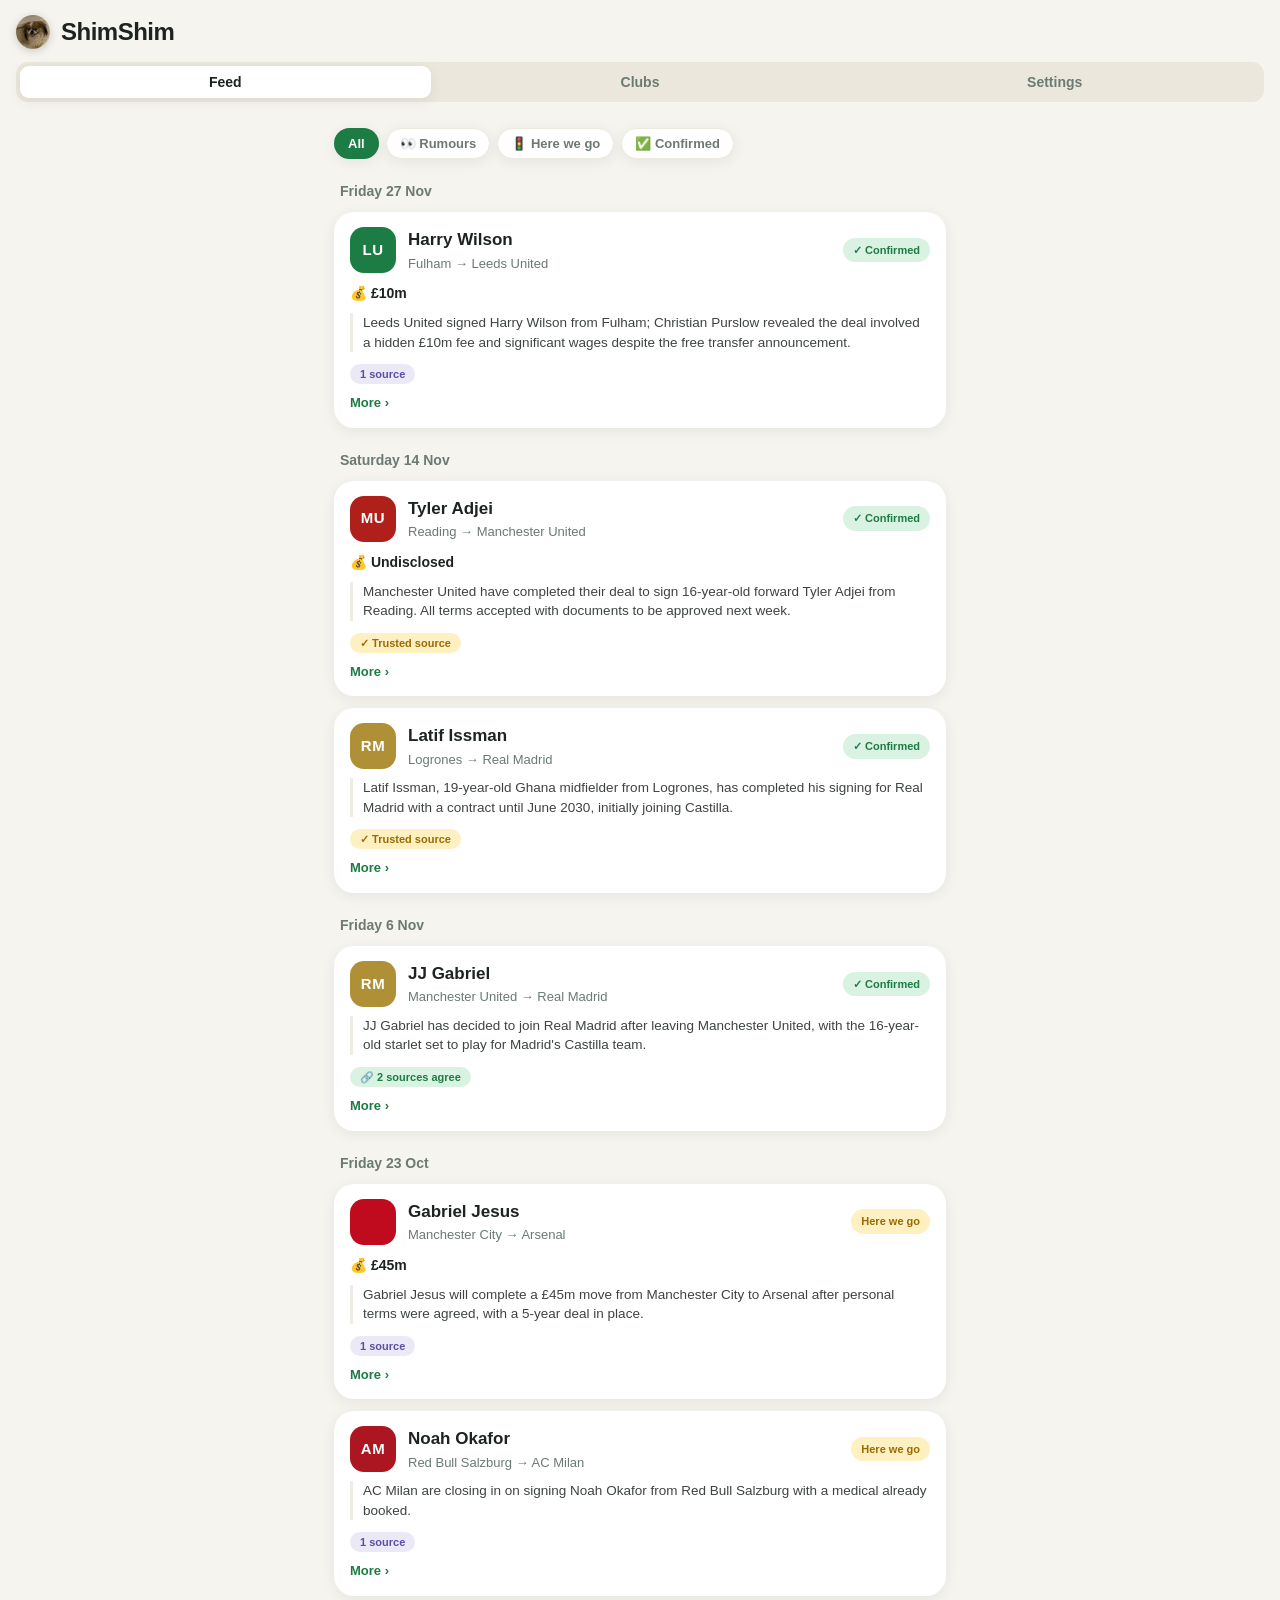
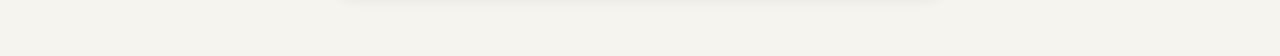
<file: docs/index.html>
<!doctype html>
<html lang="en">
<head>
  <meta charset="utf-8">
  <meta name="viewport" content="width=device-width, initial-scale=1, viewport-fit=cover">
  <title>ShimShim</title>
  <link rel="manifest" href="manifest.webmanifest?v=2">
  <meta name="theme-color" content="#f6f4ef" media="(prefers-color-scheme: light)">
  <meta name="theme-color" content="#161916" media="(prefers-color-scheme: dark)">
  <meta name="apple-mobile-web-app-capable" content="yes">
  <meta name="apple-mobile-web-app-status-bar-style" content="black-translucent">
  <meta name="apple-mobile-web-app-title" content="ShimShim">
  <link rel="apple-touch-icon" href="apple-touch-icon.png?v=2">
  <link rel="icon" href="icon-192.png?v=2">
  <link rel="stylesheet" href="style.css">
</head>
<body>
<header>
  <h1><img src="icon-192.png" alt="" class="logo"> ShimShim</h1>
  <nav>
    <button data-tab="feed" class="active">Feed</button>
    <button data-tab="clubs">Clubs</button>
    <button data-tab="settings">Settings</button>
  </nav>
</header>
<main>
  <section id="tab-feed" class="tab active">
    <p id="feed-banner" class="hint" hidden style="margin:10px 6px 0"></p>
    <div id="feed-chips" class="chips"></div>
    <div id="cards"></div>
    <p id="feed-empty" class="empty" hidden>No items match. New cards appear here as the bot finds them.</p>
  </section>

  <section id="tab-clubs" class="tab">
    <div id="club-detail" hidden>
      <button id="club-back" class="back">← All clubs</button>
      <h2 id="club-title"></h2>
      <div id="club-chips" class="chips"></div>
      <div id="club-cards"></div>
    </div>
    <div id="club-list"></div>
  </section>

  <section id="tab-settings" class="tab">
    <h2>Notifications</h2>
    <p class="hint">Install the app first (Share → Add to Home Screen), then enable notifications from inside the installed app.</p>
    <button id="push-btn">Enable notifications</button>
    <div id="push-result" hidden>
      <p class="hint">Almost done — send this code as a message to <b>@Kahab_bot</b> on Telegram. The bot pairs this device automatically within ~15 minutes and confirms.</p>
      <textarea id="push-sub" readonly rows="5"></textarea>
      <button id="push-copy">Copy</button>
    </div>
    <p id="push-status" class="hint"></p>

    <h2>Past windows</h2>
    <div id="archive-list"><p class="hint">Archived transfer windows appear here once a window closes.</p></div>

    <h2>About</h2>
    <p class="hint">Sources: Fabrizio Romano, David Ornstein, Gianluca Di Marzio, Matteo Moretto, David Amoyal, Florian Plettenberg — via newsdata.io, briefed by Claude.</p>
    <p class="hint">Rumour alerts cover: Real Madrid, Barcelona, Atlético Madrid, Arsenal, Chelsea, Liverpool, Man City, Man United, Tottenham, Bayern, Dortmund, PSG, Juventus, Inter, Milan, Napoli. To change what's monitored, ask Claude — it edits the bot.</p>
    <p class="hint" id="version"></p>
  </section>
</main>
<script src="app.js"></script>
</body>
</html>
</file>
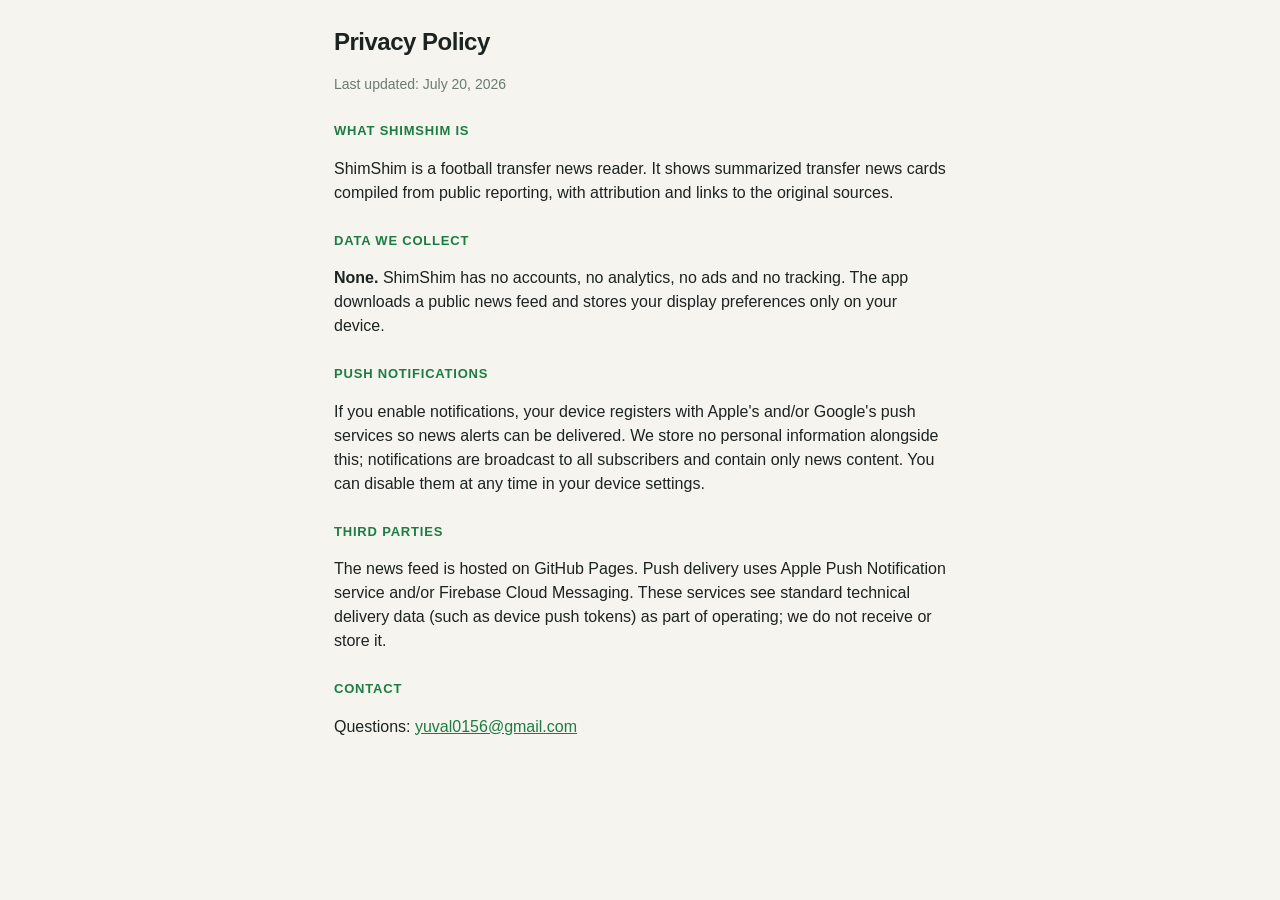
<file: docs/privacy.html>
<!doctype html>
<html lang="en">
<head>
  <meta charset="utf-8">
  <meta name="viewport" content="width=device-width, initial-scale=1">
  <title>ShimShim — Privacy Policy</title>
  <link rel="stylesheet" href="style.css">
  <link rel="icon" href="icon-192.png?v=2">
</head>
<body>
<main style="padding-top:24px">
  <h1 style="color:var(--text)">Privacy Policy</h1>
  <p class="hint">Last updated: July 20, 2026</p>

  <h2>What ShimShim is</h2>
  <p>ShimShim is a football transfer news reader. It shows summarized transfer
  news cards compiled from public reporting, with attribution and links to the
  original sources.</p>

  <h2>Data we collect</h2>
  <p><strong>None.</strong> ShimShim has no accounts, no analytics, no ads and
  no tracking. The app downloads a public news feed and stores your display
  preferences only on your device.</p>

  <h2>Push notifications</h2>
  <p>If you enable notifications, your device registers with Apple's and/or
  Google's push services so news alerts can be delivered. We store no personal
  information alongside this; notifications are broadcast to all subscribers
  and contain only news content. You can disable them at any time in your
  device settings.</p>

  <h2>Third parties</h2>
  <p>The news feed is hosted on GitHub Pages. Push delivery uses Apple Push
  Notification service and/or Firebase Cloud Messaging. These services see
  standard technical delivery data (such as device push tokens) as part of
  operating; we do not receive or store it.</p>

  <h2>Contact</h2>
  <p>Questions: <a href="mailto:yuval0156@gmail.com" style="color:var(--brand)">yuval0156@gmail.com</a></p>
</main>
</body>
</html>
</file>
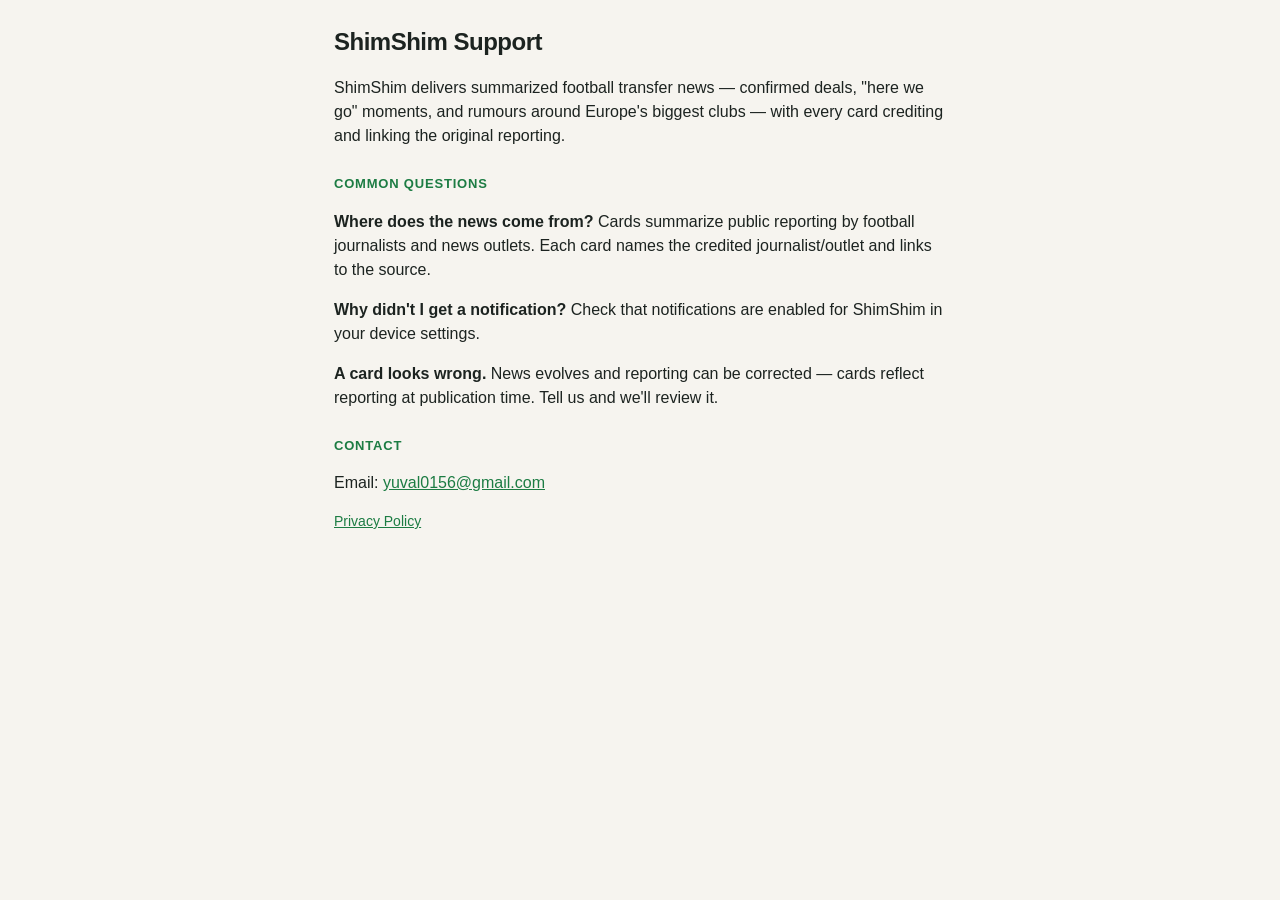
<file: docs/support.html>
<!doctype html>
<html lang="en">
<head>
  <meta charset="utf-8">
  <meta name="viewport" content="width=device-width, initial-scale=1">
  <title>ShimShim — Support</title>
  <link rel="stylesheet" href="style.css">
  <link rel="icon" href="icon-192.png?v=2">
</head>
<body>
<main style="padding-top:24px">
  <h1 style="color:var(--text)">ShimShim Support</h1>
  <p>ShimShim delivers summarized football transfer news — confirmed deals,
  "here we go" moments, and rumours around Europe's biggest clubs — with every
  card crediting and linking the original reporting.</p>

  <h2>Common questions</h2>
  <p><strong>Where does the news come from?</strong> Cards summarize public
  reporting by football journalists and news outlets. Each card names the
  credited journalist/outlet and links to the source.</p>
  <p><strong>Why didn't I get a notification?</strong> Check that
  notifications are enabled for ShimShim in your device settings.</p>
  <p><strong>A card looks wrong.</strong> News evolves and reporting can be
  corrected — cards reflect reporting at publication time. Tell us and we'll
  review it.</p>

  <h2>Contact</h2>
  <p>Email: <a href="mailto:yuval0156@gmail.com" style="color:var(--brand)">yuval0156@gmail.com</a></p>
  <p class="hint"><a href="privacy.html" style="color:var(--brand)">Privacy Policy</a></p>
</main>
</body>
</html>
</file>
<file: docs/style.css>
:root {
  --bg: #f6f4ef;
  --card: #ffffff;
  --text: #1c2320;
  --muted: #6b7a72;
  --brand: #1c7c43;
  --line: #eee9df;
  --seg: #ece7dc;
  --shadow: 0 3px 14px rgba(28, 35, 32, .07);
  --s-completed-bg: #d9f2e2; --s-completed-fg: #1c7c43;
  --s-herewego-bg: #fff0c2;  --s-herewego-fg: #9a6b00;
  --s-rumour-bg: #ece9f7;    --s-rumour-fg: #5b4ea3;
  --in-bg: #dbeafe; --in-fg: #1d4ed8;
  --out-bg: #fee2e2; --out-fg: #b91c1c;
}
[data-theme="dark"] {
  --bg: #161916;
  --card: #21251f;
  --text: #eaede8;
  --muted: #98a49b;
  --brand: #4fc07a;
  --line: #2d322b;
  --seg: #2a2e28;
  --shadow: 0 3px 14px rgba(0, 0, 0, .35);
  --s-completed-bg: #143d24; --s-completed-fg: #6fdb99;
  --s-herewego-bg: #3d3208;  --s-herewego-fg: #ecc94b;
  --s-rumour-bg: #29243d;    --s-rumour-fg: #b3a6ec;
  --in-bg: #172a54; --in-fg: #93b4f8;
  --out-bg: #451a1a; --out-fg: #f8a5a5;
}
@media (prefers-color-scheme: dark) {
  :root:not([data-theme="light"]) {
    --bg: #161916;
    --card: #21251f;
    --text: #eaede8;
    --muted: #98a49b;
    --brand: #4fc07a;
    --line: #2d322b;
    --seg: #2a2e28;
    --shadow: 0 3px 14px rgba(0, 0, 0, .35);
    --s-completed-bg: #143d24; --s-completed-fg: #6fdb99;
    --s-herewego-bg: #3d3208;  --s-herewego-fg: #ecc94b;
    --s-rumour-bg: #29243d;    --s-rumour-fg: #b3a6ec;
    --in-bg: #172a54; --in-fg: #93b4f8;
    --out-bg: #451a1a; --out-fg: #f8a5a5;
  }
}

* { box-sizing: border-box; }
body {
  margin: 0;
  background: var(--bg);
  color: var(--text);
  font: 16px/1.5 -apple-system, BlinkMacSystemFont, "Segoe UI", Roboto, sans-serif;
  padding-bottom: env(safe-area-inset-bottom);
}
header {
  position: sticky; top: 0; z-index: 10;
  background: color-mix(in srgb, var(--bg) 90%, transparent);
  backdrop-filter: blur(10px);
  padding: calc(14px + env(safe-area-inset-top)) 16px 10px;
}
h1 {
  font-size: 24px; font-weight: 800; letter-spacing: -.5px;
  margin: 0 0 12px; display: flex; align-items: center; gap: 11px;
}
h1 .logo {
  width: 34px; height: 34px; border-radius: 50%;
  box-shadow: 0 2px 8px rgba(0, 0, 0, .18);
}
nav {
  display: flex; gap: 4px; background: var(--seg);
  border-radius: 12px; padding: 4px;
}
nav button {
  flex: 1; padding: 8px 0; border: 0; border-radius: 9px;
  background: transparent; color: var(--muted);
  font-size: 14px; font-weight: 700; cursor: pointer;
}
nav button.active { background: var(--card); color: var(--text); box-shadow: var(--shadow); }
nav button.attention::after { content: " ⚠️"; font-size: 12px; }
main { padding: 4px 14px 48px; max-width: 640px; margin: 0 auto; }
.tab { display: none; }
.tab.active { display: block; }

.day { font-size: 14px; font-weight: 800; color: var(--muted); margin: 22px 6px 10px; }

.chips { display: flex; gap: 7px; flex-wrap: wrap; margin: 12px 0 4px; }
.chip {
  border: 1px solid var(--line); background: var(--card); color: var(--muted);
  border-radius: 20px; padding: 7px 13px; font-size: 13px; font-weight: 700;
  cursor: pointer; box-shadow: var(--shadow);
}
.chip.active { background: var(--brand); color: #fff; border-color: transparent; }

.card {
  background: var(--card); border-radius: 20px;
  padding: 15px 16px; margin-bottom: 12px;
  box-shadow: var(--shadow); cursor: pointer;
}
.card .head { display: flex; gap: 12px; align-items: center; }
.ava {
  width: 46px; height: 46px; border-radius: 14px; color: #fff;
  font-weight: 900; font-size: 15px; letter-spacing: .5px;
  display: flex; align-items: center; justify-content: center; flex-shrink: 0;
  position: relative; overflow: hidden;
}
.ava img {
  position: absolute; inset: 0; width: 100%; height: 100%;
  object-fit: contain; padding: 5px; background: #fff;
  border-radius: inherit; box-sizing: border-box;
}
[data-theme="dark"] .ava img { background: #f2f2ee; }
.ava.pf { overflow: visible; }
.ava.pf .pimg {
  position: absolute; inset: 0; width: 100%; height: 100%;
  object-fit: cover; object-position: top;
  border-radius: inherit; background: transparent; padding: 0;
}
.ava.pf .crest-mini {
  position: absolute; right: -5px; bottom: -5px; width: 21px; height: 21px;
  border-radius: 50%; background: #fff; box-shadow: 0 1px 4px rgba(0,0,0,.25);
  display: flex; align-items: center; justify-content: center; z-index: 1;
}
.ava.pf .crest-mini img {
  position: static; width: 15px; height: 15px; object-fit: contain;
  padding: 0; background: transparent; border-radius: 0;
}
.card .who { flex: 1; min-width: 0; }
.card .player { font-size: 17px; font-weight: 800; }
.card .move { font-size: 13px; color: var(--muted); margin-top: 1px; }
.badge {
  font-size: 11px; font-weight: 800; padding: 4px 10px;
  border-radius: 20px; white-space: nowrap; flex-shrink: 0;
}
.s-completed { background: var(--s-completed-bg); color: var(--s-completed-fg); }
.s-herewego { background: var(--s-herewego-bg); color: var(--s-herewego-fg); }
.s-rumour { background: var(--s-rumour-bg); color: var(--s-rumour-fg); }
.badge.in { background: var(--in-bg); color: var(--in-fg); margin-left: 6px; }
.badge.out { background: var(--out-bg); color: var(--out-fg); margin-left: 6px; }
.card .trust { margin-top: 9px; }
.card .fee { margin-top: 10px; font-size: 14px; font-weight: 700; }
.card .newsline {
  margin-top: 9px; font-size: 13.5px; line-height: 1.45; color: var(--text);
  opacity: .85; border-left: 3px solid var(--line); padding-left: 10px;
}
.card .morelink { margin-top: 8px; font-size: 13px; color: var(--brand); font-weight: 700; }
.card .detail {
  display: none; margin-top: 9px; font-size: 14px;
  border-top: 1px solid var(--line); padding-top: 10px;
}
.card.open .detail { display: block; }
.card.open .morelink { display: none; }
.card .detail p { margin: 0 0 6px; }
.card .detail .src { color: var(--muted); font-size: 12.5px; }
.card .detail a { color: var(--brand); font-weight: 700; text-decoration: none; }

.player-row {
  display: flex; align-items: center; gap: 12px;
  background: var(--card); border-radius: 16px;
  padding: 12px 15px; margin-bottom: 9px; cursor: pointer;
  box-shadow: var(--shadow);
}
.player-row .n { font-weight: 800; }
.player-row .sub { color: var(--muted); font-size: 13px; }
.player-row .grow { flex: 1; min-width: 0; }
.player-row .chev { color: var(--muted); }
.back {
  background: none; border: 0; color: var(--brand); font-size: 15px;
  font-weight: 700; padding: 10px 0 4px; cursor: pointer;
}
h2 {
  font-size: 13px; color: var(--brand); text-transform: uppercase;
  letter-spacing: .8px; margin: 26px 0 8px; font-weight: 800;
}
#club-title { font-size: 22px; color: var(--text); text-transform: none; letter-spacing: 0; margin: 4px 0 2px; }
.hint { color: var(--muted); font-size: 14px; }
.empty { color: var(--muted); text-align: center; padding: 36px 0; }
button#push-btn, button#push-copy {
  background: var(--brand); color: #fff; border: 0; border-radius: 12px;
  padding: 11px 18px; font-size: 15px; font-weight: 800; margin-top: 6px;
  box-shadow: var(--shadow); cursor: pointer;
}
textarea {
  background: var(--card); color: var(--text); border: 1px solid var(--line);
  border-radius: 12px; padding: 9px 10px; width: 100%;
  font-family: ui-monospace, monospace; font-size: 12px; margin-top: 8px;
}
</file>
